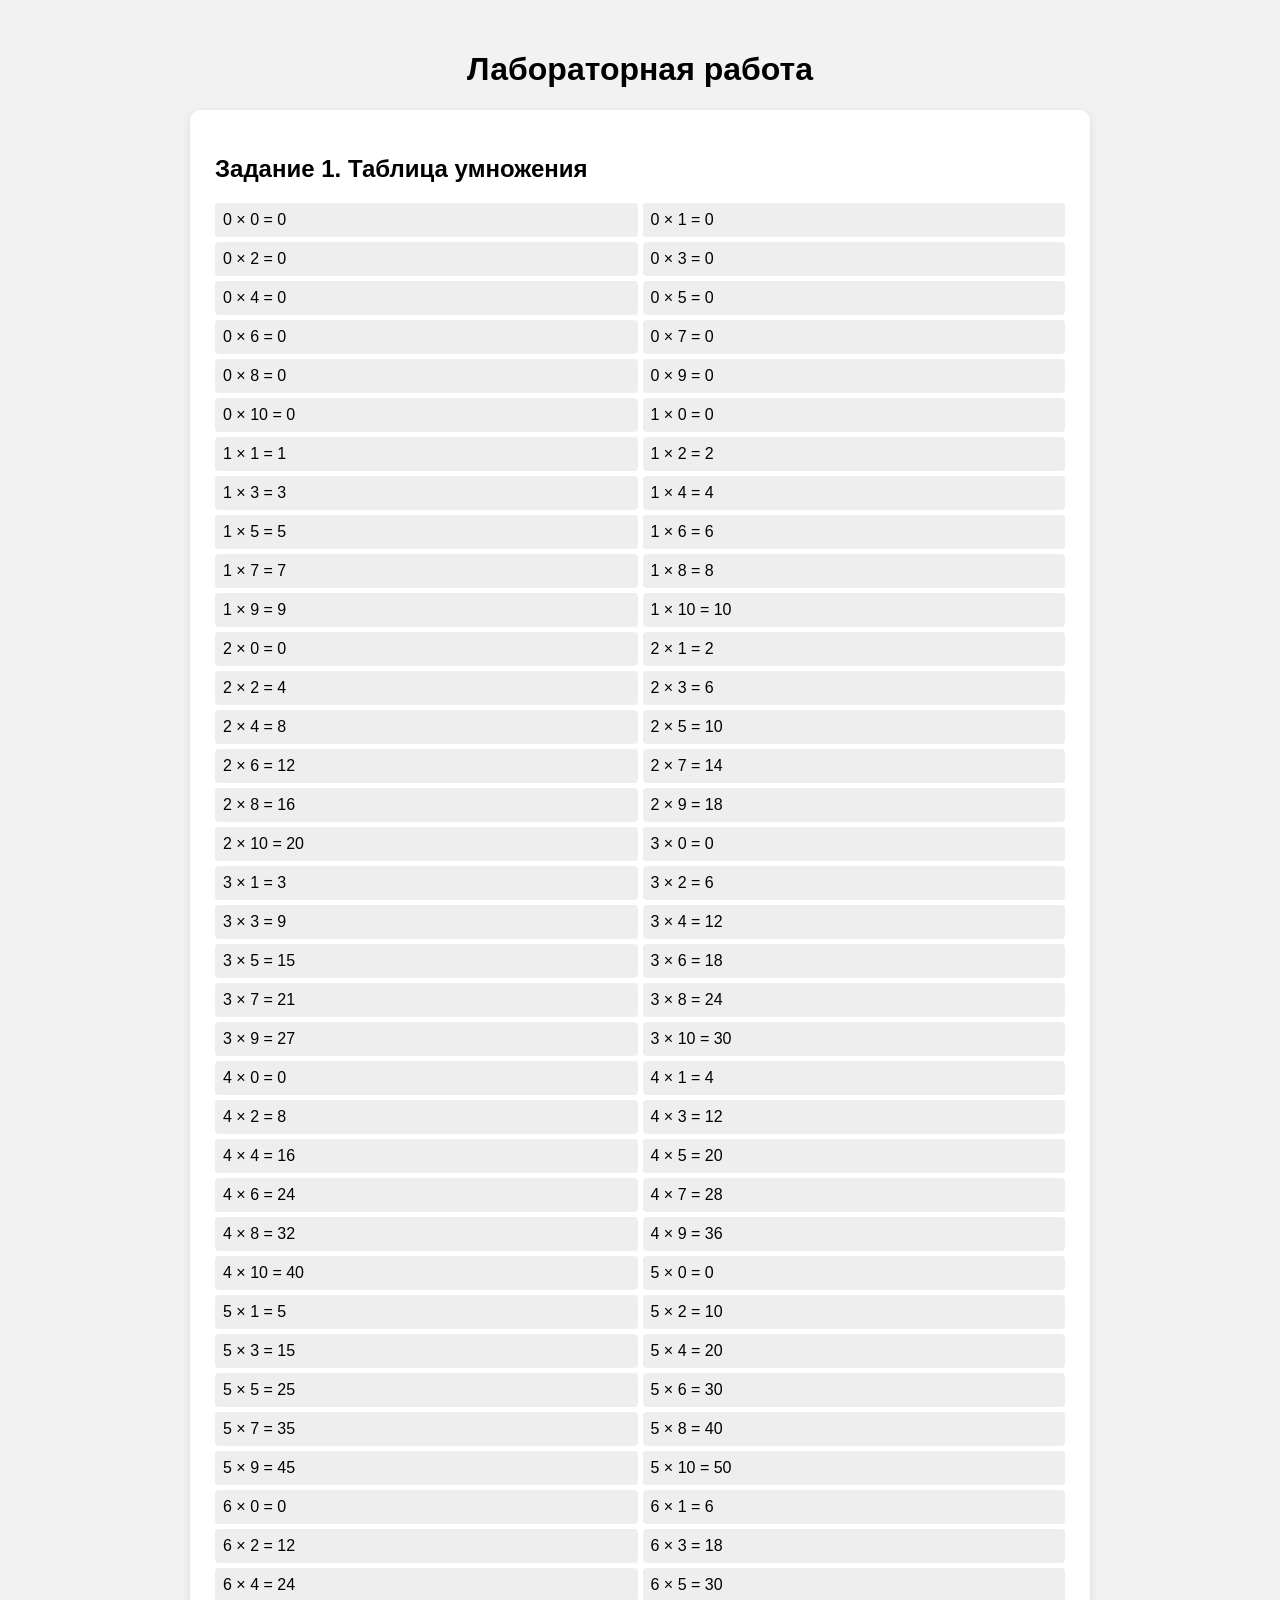
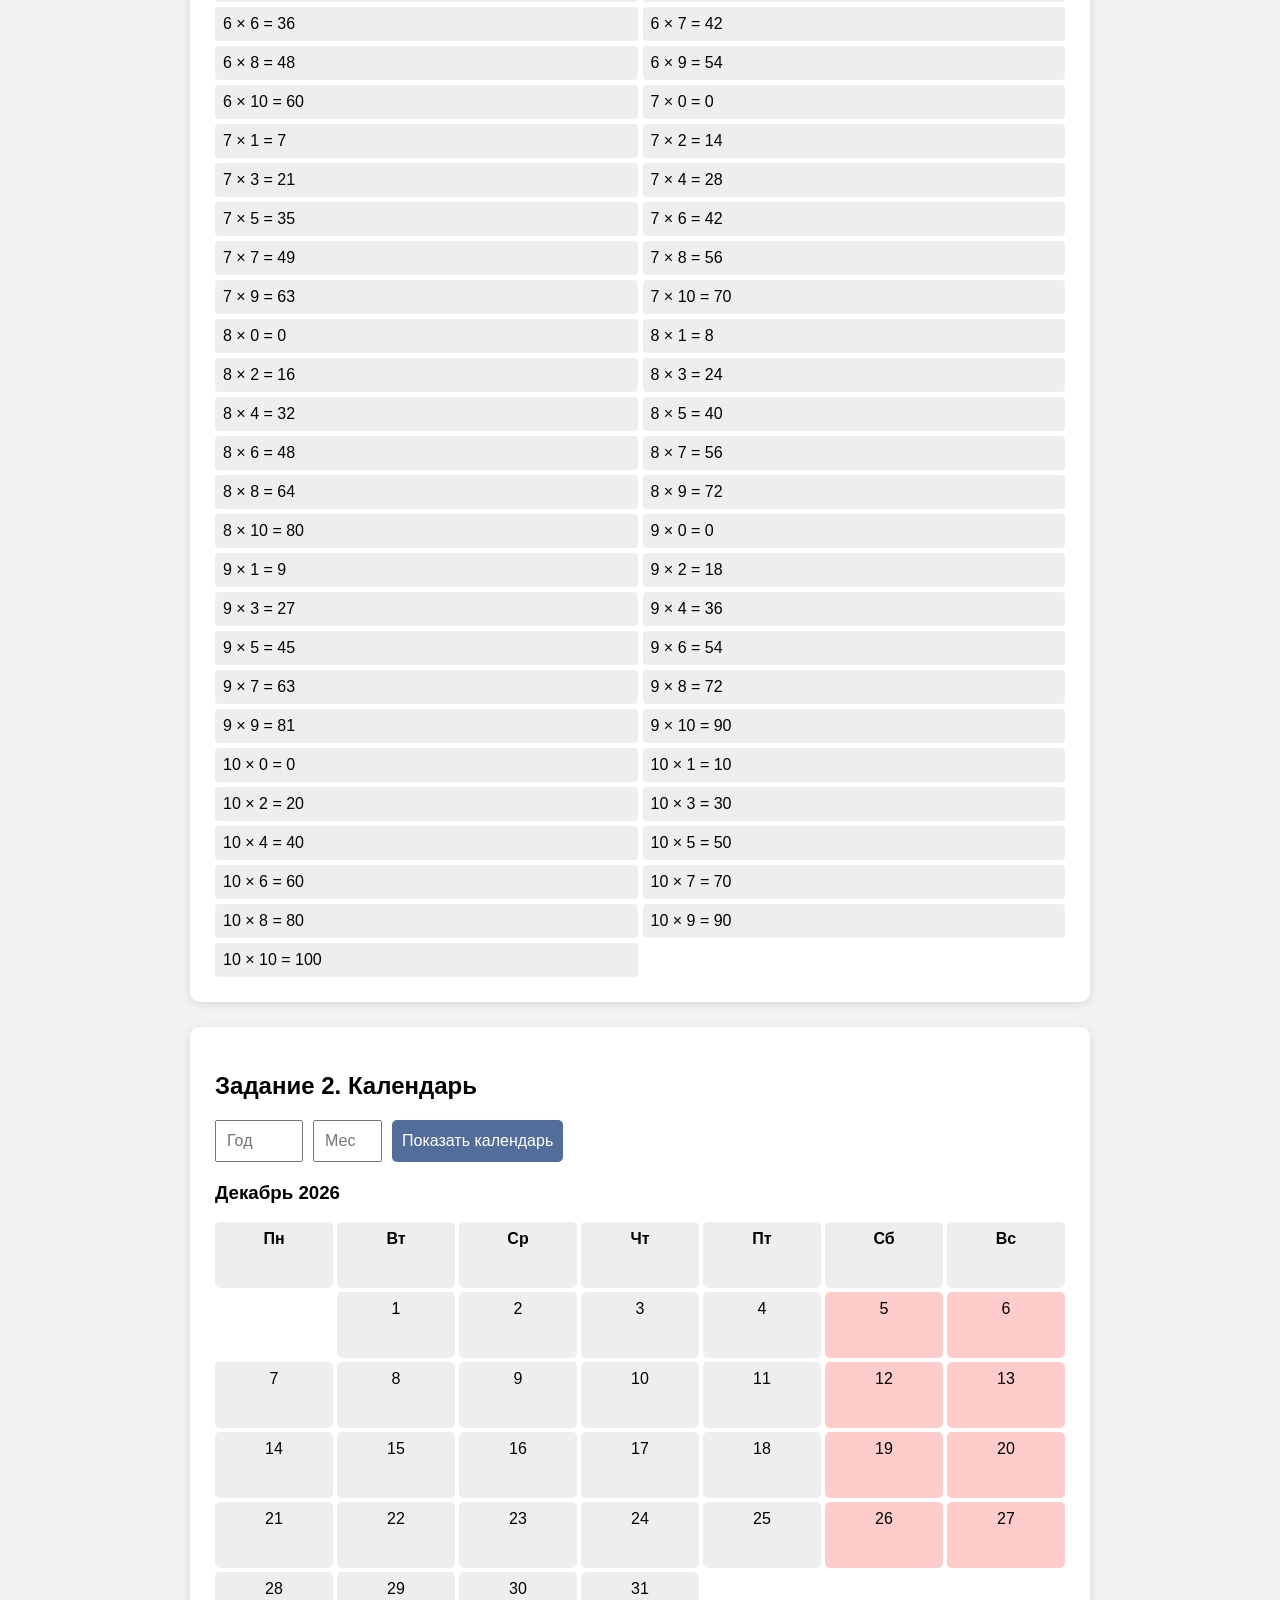
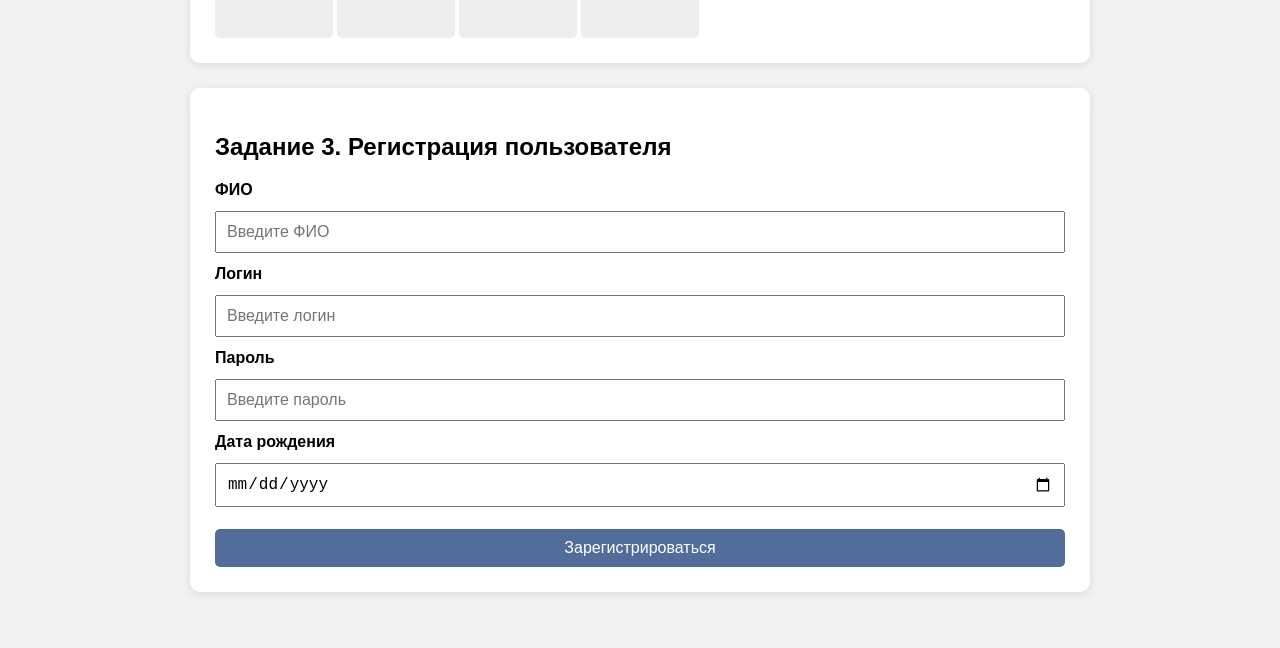
<file: lab8/index.html>
<!DOCTYPE html>
<html lang="ru">

<head>
    <meta charset="UTF-8">
    <meta name="viewport" content="width=device-width, initial-scale=1.0">

    <title>Лабораторная работа</title>

    <style>

        body {
            font-family: Arial, sans-serif;
            background: #f2f2f2;
            margin: 0;
            padding: 30px;
        }

        .container {
            max-width: 900px;
            margin: auto;
        }

        section {
            background: white;
            padding: 25px;
            margin-bottom: 25px;
            border-radius: 10px;
            box-shadow: 0 2px 10px rgba(0,0,0,0.1);
        }

        h1 {
            text-align: center;
        }

        h2 {
            margin-bottom: 20px;
        }

        /* Таблица умножения */

        .multiplication {
            display: grid;
            grid-template-columns: repeat(2, 1fr);
            gap: 5px;
        }

        .multiplication div {
            padding: 8px;
            background: #eeeeee;
            border-radius: 4px;
        }

        /* Календарь */

        .calendar-controls {
            display: flex;
            gap: 10px;
            margin-bottom: 20px;
        }

        input,
        button {
            padding: 10px;
            font-size: 16px;
        }

        button {
            background: #536d9b;
            color: white;
            border: none;
            border-radius: 5px;
            cursor: pointer;
        }

        button:hover {
            background: #40577e;
        }

        .calendar {
            display: grid;
            grid-template-columns: repeat(7, 1fr);
            gap: 4px;
        }

        .day {
            min-height: 50px;
            padding: 8px;
            background: #eeeeee;
            text-align: center;
            border-radius: 5px;
        }

        .weekend {
            background: #ffcccc;
        }

        .holiday {
            background: #ff9999;
            font-weight: bold;
        }

        .empty {
            background: transparent;
        }

        /* Форма */

        form {
            display: flex;
            flex-direction: column;
            gap: 12px;
        }

        label {
            font-weight: bold;
        }

        form input {
            width: 100%;
            box-sizing: border-box;
        }

        .register-button {
            margin-top: 10px;
        }

    </style>
</head>


<body>

<div class="container">

    <h1>Лабораторная работа</h1>


    <!-- ЗАДАНИЕ 1 -->

    <section>

        <h2>Задание 1. Таблица умножения</h2>

        <div class="multiplication" id="multiplication"></div>

    </section>


    <!-- ЗАДАНИЕ 2 -->

    <section>

        <h2>Задание 2. Календарь</h2>

        <div class="calendar-controls">

            <input
                type="number"
                id="year"
                placeholder="Год"
                min="1900"
                max="2100"
            >

            <input
                type="number"
                id="month"
                placeholder="Месяц"
                min="1"
                max="12"
            >

            <button onclick="showCalendar()">
                Показать календарь
            </button>

        </div>

        <div id="calendar"></div>

    </section>


    <!-- ЗАДАНИЕ 3 -->

    <section>

        <h2>Задание 3. Регистрация пользователя</h2>

        <form
            action="register.php"
            method="POST"
        >

            <label for="fullname">
                ФИО
            </label>

            <input
                type="text"
                id="fullname"
                name="fullname"
                placeholder="Введите ФИО"
                required
            >


            <label for="login">
                Логин
            </label>

            <input
                type="text"
                id="login"
                name="login"
                placeholder="Введите логин"
                required
            >


            <label for="password">
                Пароль
            </label>

            <input
                type="password"
                id="password"
                name="password"
                placeholder="Введите пароль"
                required
            >


            <label for="birthdate">
                Дата рождения
            </label>

            <input
                type="date"
                id="birthdate"
                name="birthdate"
                required
            >


            <button
                class="register-button"
                type="submit"
            >
                Зарегистрироваться
            </button>

        </form>

    </section>

</div>


<script>

    // =========================================
    // ЗАДАНИЕ 1
    // =========================================

    let multiplication =
        document.getElementById("multiplication");


    for (let i = 0; i <= 10; i++) {

        for (let j = 0; j <= 10; j++) {

            let item =
                document.createElement("div");

            item.textContent =
                i + " × " + j + " = " + (i * j);

            multiplication.appendChild(item);
        }
    }


    // =========================================
    // ЗАДАНИЕ 2
    // =========================================

    function showCalendar(
        selectedMonth,
        selectedYear
    ) {

        let now = new Date();


        // Если параметры не переданы,
        // используем текущий месяц

        let year =
            selectedYear ||
            Number(document.getElementById("year").value) ||
            now.getFullYear();


        let month =
            selectedMonth ||
            Number(document.getElementById("month").value) ||
            now.getMonth() + 1;


        let calendar =
            document.getElementById("calendar");


        calendar.innerHTML = "";


        let title =
            document.createElement("h3");


        title.textContent =
            getMonthName(month) +
            " " +
            year;


        calendar.appendChild(title);


        let calendarGrid =
            document.createElement("div");


        calendarGrid.className =
            "calendar";


        // Названия дней недели

        let weekDays = [
            "Пн",
            "Вт",
            "Ср",
            "Чт",
            "Пт",
            "Сб",
            "Вс"
        ];


        for (let day of weekDays) {

            let element =
                document.createElement("div");

            element.className =
                "day";

            element.style.fontWeight =
                "bold";

            element.textContent =
                day;

            calendarGrid.appendChild(element);
        }


        // Первый день месяца

        let firstDay =
            new Date(year, month - 1, 1)
                .getDay();


        // В JavaScript воскресенье = 0,
        // поэтому переводим к формату Пн = 0

        firstDay =
            firstDay === 0
                ? 6
                : firstDay - 1;


        // Количество дней в месяце

        let daysInMonth =
            new Date(
                year,
                month,
                0
            ).getDate();


        // Пустые ячейки

        for (
            let i = 0;
            i < firstDay;
            i++
        ) {

            let empty =
                document.createElement("div");

            empty.className =
                "day empty";

            calendarGrid.appendChild(empty);
        }


        // Дни месяца

        for (
            let day = 1;
            day <= daysInMonth;
            day++
        ) {

            let element =
                document.createElement("div");


            element.className =
                "day";


            element.textContent =
                day;


            let date =
                new Date(
                    year,
                    month - 1,
                    day
                );


            let weekDay =
                date.getDay();


            // Суббота и воскресенье

            if (
                weekDay === 0 ||
                weekDay === 6
            ) {

                element.classList.add(
                    "weekend"
                );
            }


            // Праздники

            if (
                isHoliday(
                    day,
                    month
                )
            ) {

                element.classList.add(
                    "holiday"
                );
            }


            calendarGrid.appendChild(
                element
            );
        }


        calendar.appendChild(
            calendarGrid
        );
    }


    // Названия месяцев

    function getMonthName(month) {

        let months = [

            "Январь",
            "Февраль",
            "Март",
            "Апрель",
            "Май",
            "Июнь",
            "Июль",
            "Август",
            "Сентябрь",
            "Октябрь",
            "Ноябрь",
            "Декабрь"

        ];

        return months[month - 1];
    }


    // Основные праздничные дни

    function isHoliday(day, month) {

        let holidays = [

            "1-1",
            "2-1",
            "3-1",
            "4-1",
            "5-1",
            "6-1",
            "7-1",
            "8-1",
            "23-2",
            "8-3",
            "1-5",
            "9-5",
            "12-6",
            "4-11"

        ];


        return holidays.includes(
            day + "-" + month
        );
    }


    // При открытии страницы
    // показываем текущий месяц

    showCalendar();

</script>

</body>
</html>
</file>
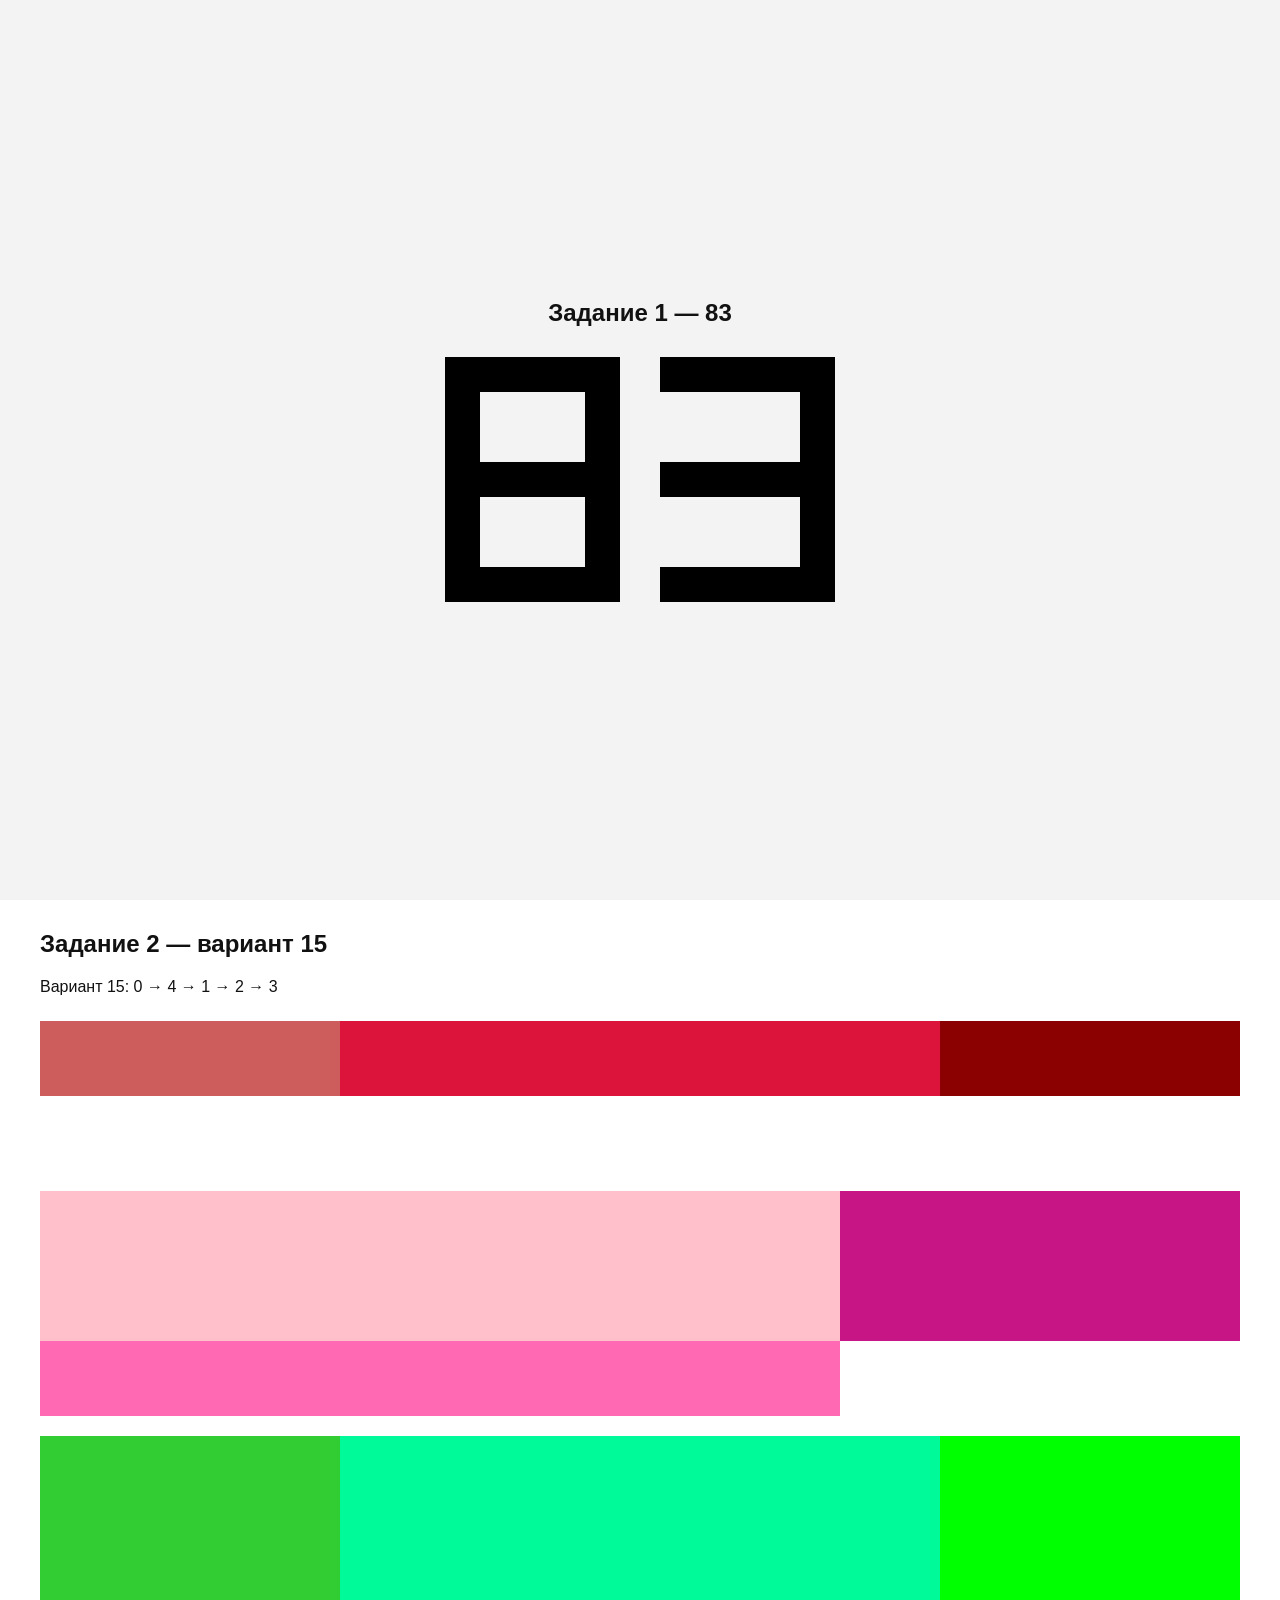
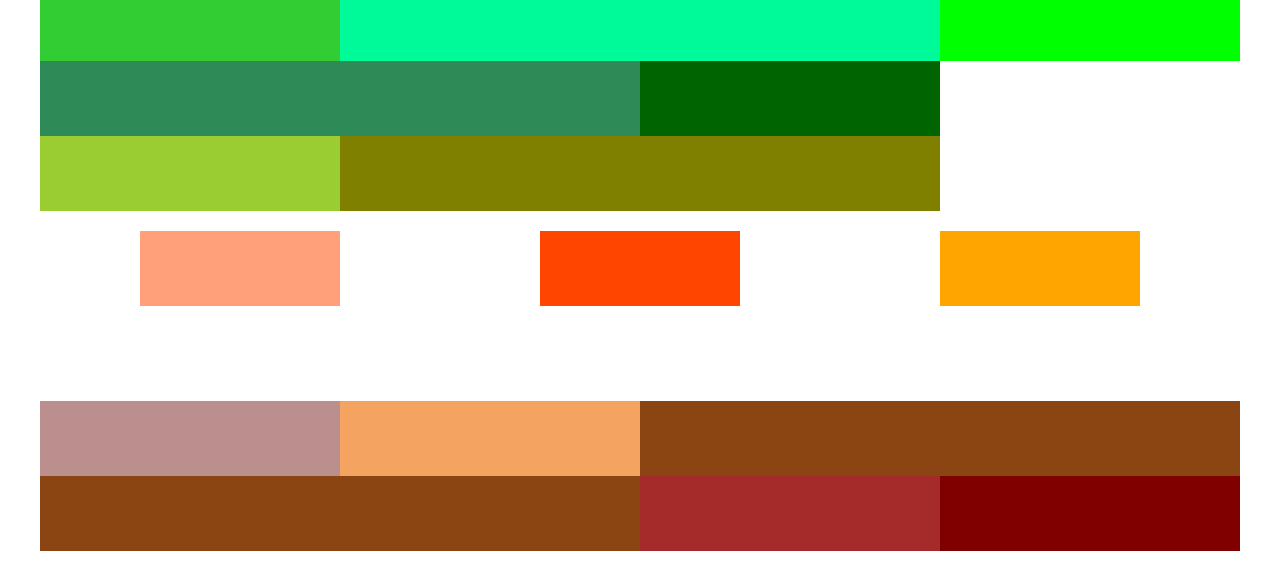
<file: работа 2/index.html>
<!DOCTYPE html>
<html lang="ru">
<head>
    <meta charset="UTF-8">
    <meta name="viewport" content="width=device-width, initial-scale=1.0">
    <title>Работа 2 — вариант 15</title>
    <link rel="stylesheet" href="style.css">
</head>

<body>

    <!-- ==================== ЗАДАНИЕ 1 ==================== -->

    <section class="task1">

        <h1>Задание 1 — 83</h1>

        <div class="numbers">

            <!-- Цифра 8 -->
            <div class="digit">

                <div class="digit-row">
                    <div class="b"></div>
                    <div class="b"></div>
                    <div class="b"></div>
                    <div class="b"></div>
                    <div class="b"></div>
                </div>

                <div class="digit-row">
                    <div class="b"></div>
                    <div></div>
                    <div></div>
                    <div></div>
                    <div class="b"></div>
                </div>

                <div class="digit-row">
                    <div class="b"></div>
                    <div></div>
                    <div></div>
                    <div></div>
                    <div class="b"></div>
                </div>

                <div class="digit-row">
                    <div class="b"></div>
                    <div class="b"></div>
                    <div class="b"></div>
                    <div class="b"></div>
                    <div class="b"></div>
                </div>

                <div class="digit-row">
                    <div class="b"></div>
                    <div></div>
                    <div></div>
                    <div></div>
                    <div class="b"></div>
                </div>

                <div class="digit-row">
                    <div class="b"></div>
                    <div></div>
                    <div></div>
                    <div></div>
                    <div class="b"></div>
                </div>

                <div class="digit-row">
                    <div class="b"></div>
                    <div class="b"></div>
                    <div class="b"></div>
                    <div class="b"></div>
                    <div class="b"></div>
                </div>

            </div>


            <!-- Цифра 3 -->
            <div class="digit">

                <div class="digit-row">
                    <div class="b"></div>
                    <div class="b"></div>
                    <div class="b"></div>
                    <div class="b"></div>
                    <div class="b"></div>
                </div>

                <div class="digit-row">
                    <div></div>
                    <div></div>
                    <div></div>
                    <div></div>
                    <div class="b"></div>
                </div>

                <div class="digit-row">
                    <div></div>
                    <div></div>
                    <div></div>
                    <div></div>
                    <div class="b"></div>
                </div>

                <div class="digit-row">
                    <div class="b"></div>
                    <div class="b"></div>
                    <div class="b"></div>
                    <div class="b"></div>
                    <div class="b"></div>
                </div>

                <div class="digit-row">
                    <div></div>
                    <div></div>
                    <div></div>
                    <div></div>
                    <div class="b"></div>
                </div>

                <div class="digit-row">
                    <div></div>
                    <div></div>
                    <div></div>
                    <div></div>
                    <div class="b"></div>
                </div>

                <div class="digit-row">
                    <div class="b"></div>
                    <div class="b"></div>
                    <div class="b"></div>
                    <div class="b"></div>
                    <div class="b"></div>
                </div>

            </div>

        </div>

    </section>


    <!-- ==================== ЗАДАНИЕ 2 ==================== -->

    <section class="task2">

        <h1>Задание 2 — вариант 15</h1>

        <p class="info">
            Вариант 15: 0 → 4 → 1 → 2 → 3
        </p>

        <div class="layout">

            <!-- Объект 1 — вариант 0 -->

            <div class="object object-1">

                <div class="line">
                    <div class="block red-light w3"></div>
                    <div class="block red w6"></div>
                    <div class="block dark-red w3"></div>
                </div>

            </div>


            <!-- Объект 2 — вариант 4 -->

            <div class="object object-2">

                <div class="line">
                    <div class="block pink-light w8"></div>
                    <div class="block pink-dark w4 h2"></div>
                </div>

                <div class="line">
                    <div class="block pink w8"></div>
                    <div class="empty w4"></div>
                </div>

            </div>


            <!-- Объект 3 — вариант 1 -->

            <div class="object object-3">

                <div class="line">
                    <div class="block green-1 w3"></div>
                    <div class="block green-2 w6"></div>
                    <div class="block green-3 w3 h3"></div>
                </div>

                <div class="line">
                    <div class="block green-4 w6"></div>
                    <div class="block green-5 w3"></div>
                    <div class="empty w3"></div>
                </div>

                <div class="line">
                    <div class="block green-6 w3"></div>
                    <div class="block green-7 w6"></div>
                    <div class="empty w3"></div>
                </div>

            </div>


            <!-- Объект 4 — вариант 2 -->

            <div class="object object-4">

                <div class="line">

                    <div class="empty w1"></div>

                    <div class="block orange-light w2"></div>

                    <div class="empty w2"></div>

                    <div class="block orange-red w2"></div>

                    <div class="empty w2"></div>

                    <div class="block orange w2"></div>

                    <div class="empty w1"></div>

                </div>

            </div>


            <!-- Объект 5 — вариант 3 -->

            <div class="object object-5">

                <div class="line">
                    <div class="block brown-light w3"></div>
                    <div class="block sand w3"></div>
                    <div class="block brown w6"></div>
                </div>

                <div class="line">
                    <div class="block brown w6"></div>
                    <div class="block brown-red w3"></div>
                    <div class="block maroon w3"></div>
                </div>

            </div>

        </div>

    </section>

</body>
</html>
</file>
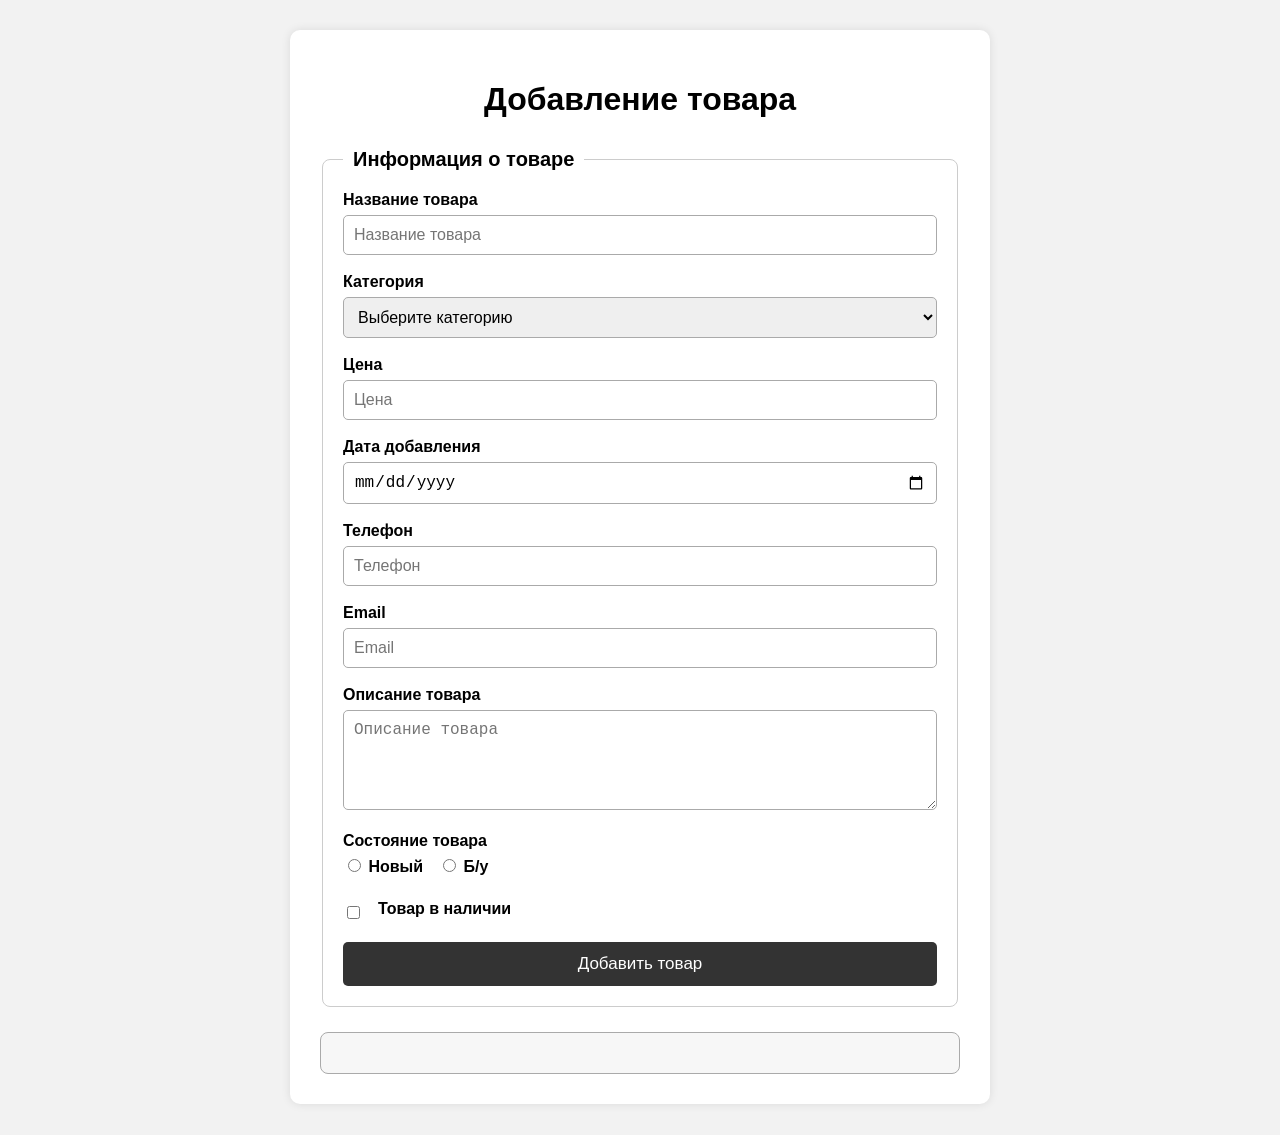
<file: работа 3 + 6 работа/index.html>
<!DOCTYPE html>
<html lang="ru">
<head>
    <meta charset="UTF-8">
    <meta name="viewport" content="width=device-width, initial-scale=1.0">
    <title>Лабораторная работа 6</title>

    <style>
        * {
            box-sizing: border-box;
        }

        body {
            font-family: Arial, sans-serif;
            background-color: #f2f2f2;
            margin: 0;
            padding: 30px;
        }

        .container {
            max-width: 700px;
            margin: 0 auto;
            background-color: white;
            padding: 30px;
            border-radius: 10px;
            box-shadow: 0 0 10px rgba(0, 0, 0, 0.1);
        }

        h1 {
            text-align: center;
            margin-bottom: 30px;
        }

        fieldset {
            border: 1px solid #ccc;
            border-radius: 8px;
            padding: 20px;
        }

        legend {
            font-size: 20px;
            font-weight: bold;
            padding: 0 10px;
        }

        .field {
            margin-bottom: 18px;
        }

        label {
            display: block;
            margin-bottom: 6px;
            font-weight: bold;
        }

        input,
        select,
        textarea {
            width: 100%;
            padding: 10px;
            border: 1px solid #aaa;
            border-radius: 5px;
            font-size: 16px;
        }

        textarea {
            min-height: 100px;
            resize: vertical;
        }

        .radio-group,
        .checkbox-group {
            display: flex;
            gap: 15px;
            align-items: center;
        }

        .radio-group input,
        .checkbox-group input {
            width: auto;
        }

        button {
            width: 100%;
            padding: 12px;
            border: none;
            border-radius: 5px;
            background-color: #333;
            color: white;
            font-size: 17px;
            cursor: pointer;
        }

        button:hover {
            background-color: #555;
        }

        #result {
            margin-top: 25px;
            padding: 20px;
            border: 1px solid #aaa;
            border-radius: 8px;
            background-color: #f7f7f7;
        }

        .error {
            color: red;
            margin-top: 5px;
        }

        @media (max-width: 600px) {
            body {
                padding: 10px;
            }

            .container {
                padding: 15px;
            }

            label {
                display: none;
            }

            input,
            select,
            textarea {
                margin-bottom: 10px;
            }
        }
    </style>
</head>

<body>

<div class="container">

    <h1>Добавление товара</h1>

    <form id="productForm">

        <fieldset>

            <legend>Информация о товаре</legend>

            <div class="field">
                <label for="name">Название товара</label>
                <input
                    type="text"
                    id="name"
                    placeholder="Название товара"
                >
            </div>

            <div class="field">
                <label for="category">Категория</label>

                <select id="category">
                    <option value="">Выберите категорию</option>
                    <option value="Электроника">Электроника</option>
                    <option value="Одежда">Одежда</option>
                    <option value="Обувь">Обувь</option>
                    <option value="Мебель">Мебель</option>
                    <option value="Другое">Другое</option>
                </select>
            </div>

            <div class="field">
                <label for="price">Цена</label>
                <input
                    type="number"
                    id="price"
                    placeholder="Цена"
                    min="1"
                    step="0.01"
                >
            </div>

            <div class="field">
                <label for="date">Дата добавления</label>
                <input
                    type="date"
                    id="date"
                >
            </div>

            <div class="field">
                <label for="phone">Телефон</label>
                <input
                    type="tel"
                    id="phone"
                    placeholder="Телефон"
                >
            </div>

            <div class="field">
                <label for="email">Email</label>
                <input
                    type="email"
                    id="email"
                    placeholder="Email"
                >
            </div>

            <div class="field">
                <label for="description">Описание товара</label>
                <textarea
                    id="description"
                    placeholder="Описание товара"
                ></textarea>
            </div>

            <div class="field">

                <label>Состояние товара</label>

                <div class="radio-group">

                    <label>
                        <input
                            type="radio"
                            name="condition"
                            value="Новый"
                        >
                        Новый
                    </label>

                    <label>
                        <input
                            type="radio"
                            name="condition"
                            value="Б/у"
                        >
                        Б/у
                    </label>

                </div>

            </div>

            <div class="field">

                <div class="checkbox-group">

                    <input
                        type="checkbox"
                        id="available"
                    >

                    <label for="available">
                        Товар в наличии
                    </label>

                </div>

            </div>

            <button type="submit">
                Добавить товар
            </button>

        </fieldset>

    </form>

    <div id="result"></div>

</div>


<script>

document
    .getElementById("productForm")
    .addEventListener("submit", function(event) {

        event.preventDefault();

        // Получаем значения полей

        let name =
            document.getElementById("name").value.trim();

        let category =
            document.getElementById("category").value;

        let price =
            document.getElementById("price").value;

        let date =
            document.getElementById("date").value;

        let phone =
            document.getElementById("phone").value.trim();

        let email =
            document.getElementById("email").value.trim();

        let description =
            document.getElementById("description").value.trim();


        // Проверка названия

        if (name === "") {

            alert("Введите название товара!");

            return;
        }


        // Проверка категории

        if (category === "") {

            alert("Выберите категорию товара!");

            return;
        }


        // Проверка цены

        if (price === "" || Number(price) <= 0) {

            alert("Введите корректную цену!");

            return;
        }


        // Проверка даты

        if (date === "") {

            alert("Укажите дату добавления!");

            return;
        }


        // Проверка телефона

        let phonePattern =
            /^[0-9+\-\s()]{6,20}$/;

        if (!phonePattern.test(phone)) {

            alert("Введите корректный номер телефона!");

            return;
        }


        // Проверка электронной почты

        let emailPattern =
            /^[^\s@]+@[^\s@]+\.[^\s@]+$/;

        if (!emailPattern.test(email)) {

            alert("Введите корректный Email!");

            return;
        }


        // Проверка описания

        if (description === "") {

            alert("Введите описание товара!");

            return;
        }


        // Получаем состояние товара

        let condition =
            document.querySelector(
                'input[name="condition"]:checked'
            );

        if (!condition) {

            alert("Выберите состояние товара!");

            return;
        }


        // Получаем наличие товара

        let available =
            document.getElementById("available").checked
                ? "Да"
                : "Нет";


        // Выводим данные

        document.getElementById("result").innerHTML = `

            <h2>Товар успешно добавлен!</h2>

            <p>
                <b>Название:</b>
                ${name}
            </p>

            <p>
                <b>Категория:</b>
                ${category}
            </p>

            <p>
                <b>Цена:</b>
                ${price}
            </p>

            <p>
                <b>Дата добавления:</b>
                ${date}
            </p>

            <p>
                <b>Телефон:</b>
                ${phone}
            </p>

            <p>
                <b>Email:</b>
                ${email}
            </p>

            <p>
                <b>Описание:</b>
                ${description}
            </p>

            <p>
                <b>Состояние:</b>
                ${condition.value}
            </p>

            <p>
                <b>В наличии:</b>
                ${available}
            </p>

        `;


        // Очищаем форму

        document
            .getElementById("productForm")
            .reset();

    });

</script>

</body>
</html>
</file>
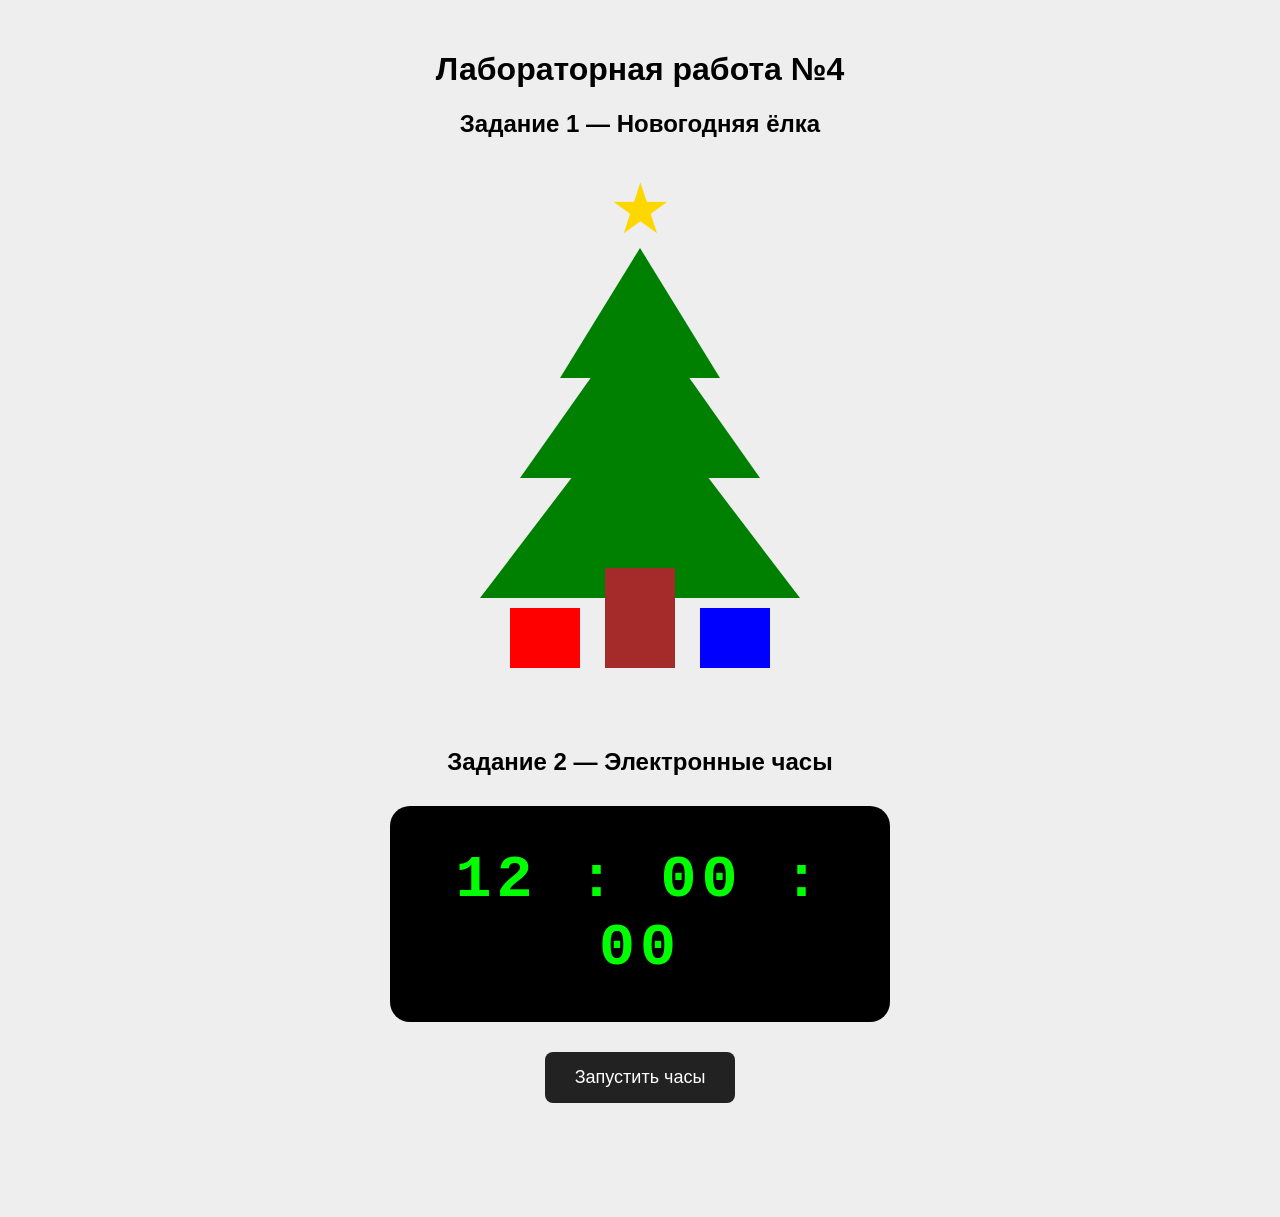
<file: работа 4/index.html>
<!DOCTYPE html>
<html lang="ru">

<head>
    <meta charset="UTF-8">
    <meta name="viewport" content="width=device-width, initial-scale=1.0">

    <title>Лабораторная работа 4</title>

    <link rel="stylesheet" href="style.css">
</head>

<body>

    <h1>Лабораторная работа №4</h1>

    <!-- ЗАДАНИЕ 1 -->
    <section>

        <h2>Задание 1 — Новогодняя ёлка</h2>

        <div class="tree">

            <div class="star">★</div>

            <div class="top"></div>
            <div class="middle"></div>
            <div class="bottom"></div>

            <div class="trunk"></div>

            <div class="gift gift1"></div>
            <div class="gift gift2"></div>

        </div>

    </section>


    <!-- ЗАДАНИЕ 2 -->
    <section>

        <h2>Задание 2 — Электронные часы</h2>

        <div class="clock">

            <div class="time">
                <span id="hours">12</span>
                <span>:</span>
                <span id="minutes">00</span>
                <span>:</span>
                <span id="seconds">00</span>
            </div>

        </div>

        <button id="button">
            Запустить часы
        </button>

    </section>


    <script>

        let running = false;

        const button = document.getElementById("button");

        function updateClock() {

            const now = new Date();

            let hours = String(now.getHours()).padStart(2, "0");
            let minutes = String(now.getMinutes()).padStart(2, "0");
            let seconds = String(now.getSeconds()).padStart(2, "0");

            document.getElementById("hours").textContent = hours;
            document.getElementById("minutes").textContent = minutes;
            document.getElementById("seconds").textContent = seconds;

        }

        let timer;

        button.addEventListener("click", function () {

            if (!running) {

                updateClock();

                timer = setInterval(updateClock, 1000);

                button.textContent = "Остановить часы";

                running = true;

            } else {

                clearInterval(timer);

                button.textContent = "Запустить часы";

                running = false;

            }

        });

    </script>

</body>

</html>
</file>
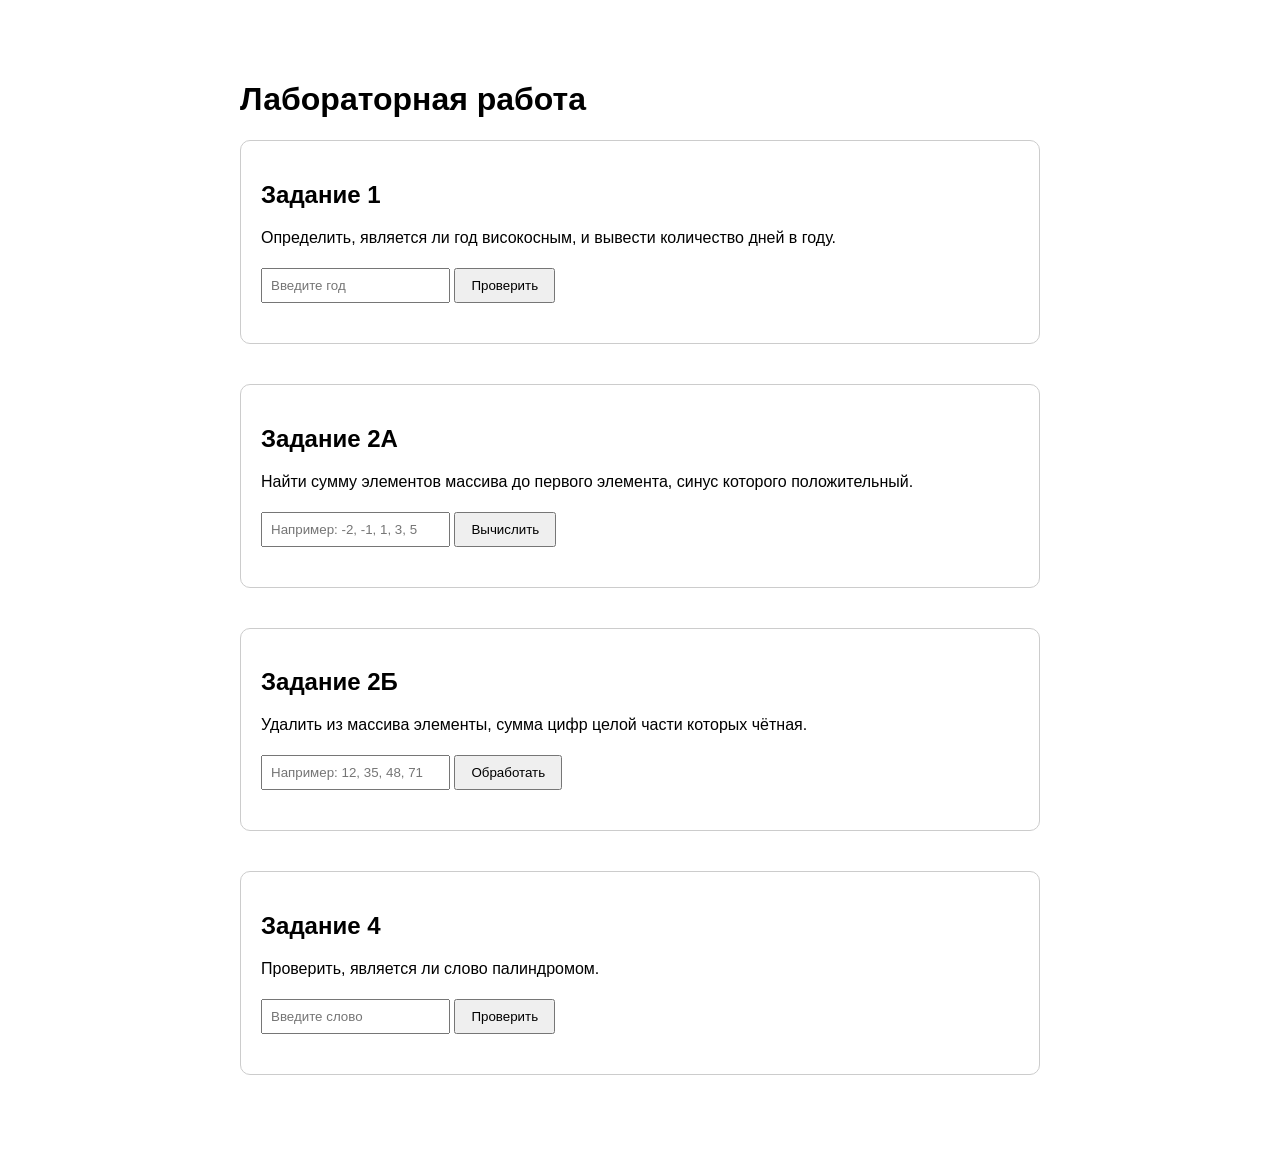
<file: работа 5/index.html>
<!DOCTYPE html>
<html lang="ru">

<head>
    <meta charset="UTF-8">
    <meta name="viewport" content="width=device-width, initial-scale=1.0">

    <title>Лабораторная работа</title>

    <style>
        body {
            font-family: Arial, sans-serif;
            max-width: 800px;
            margin: 40px auto;
            padding: 20px;
        }

        section {
            margin-bottom: 40px;
            padding: 20px;
            border: 1px solid #ccc;
            border-radius: 10px;
        }

        input {
            padding: 8px;
            margin: 5px 0;
        }

        button {
            padding: 8px 15px;
            cursor: pointer;
        }

        .result {
            margin-top: 15px;
            font-weight: bold;
        }
    </style>
</head>

<body>

    <h1>Лабораторная работа</h1>


    <!-- =====================================
         ЗАДАНИЕ 1
         Вариант 4 — високосный год
         ===================================== -->

    <section>

        <h2>Задание 1</h2>

        <p>
            Определить, является ли год високосным,
            и вывести количество дней в году.
        </p>

        <input
            type="number"
            id="year"
            placeholder="Введите год">

        <button onclick="checkYear()">
            Проверить
        </button>

        <div
            class="result"
            id="yearResult">
        </div>

    </section>


    <!-- =====================================
         ЗАДАНИЕ 2А
         Вариант 1 — сумма до первого sin(x) > 0
         ===================================== -->

    <section>

        <h2>Задание 2А</h2>

        <p>
            Найти сумму элементов массива
            до первого элемента, синус которого положительный.
        </p>

        <input
            type="text"
            id="arrayA"
            placeholder="Например: -2, -1, 1, 3, 5">

        <button onclick="calculateA()">
            Вычислить
        </button>

        <div
            class="result"
            id="resultA">
        </div>

    </section>


    <!-- =====================================
         ЗАДАНИЕ 2Б
         Вариант 4 — удалить элементы,
         сумма цифр которых чётная
         ===================================== -->

    <section>

        <h2>Задание 2Б</h2>

        <p>
            Удалить из массива элементы,
            сумма цифр целой части которых чётная.
        </p>

        <input
            type="text"
            id="arrayB"
            placeholder="Например: 12, 35, 48, 71">

        <button onclick="calculateB()">
            Обработать
        </button>

        <div
            class="result"
            id="resultB">
        </div>

    </section>


    <!-- =====================================
         ЗАДАНИЕ 4
         Вариант 5 — палиндром
         ===================================== -->

    <section>

        <h2>Задание 4</h2>

        <p>
            Проверить, является ли слово палиндромом.
        </p>

        <input
            type="text"
            id="word"
            placeholder="Введите слово">

        <button onclick="checkPalindrome()">
            Проверить
        </button>

        <div
            class="result"
            id="resultWord">
        </div>

    </section>


    <script>

        /* =====================================
           ЗАДАНИЕ 1
           ===================================== */

        function checkYear() {

            let year = Number(
                document.getElementById("year").value
            );

            let result;

            if (
                year % 400 === 0 ||
                (year % 4 === 0 && year % 100 !== 0)
            ) {

                result =
                    year +
                    " год — високосный. Дней: 366.";

            } else {

                result =
                    year +
                    " год — не високосный. Дней: 365.";

            }

            document.getElementById(
                "yearResult"
            ).textContent = result;

        }


        /* =====================================
           ЗАДАНИЕ 2А
           ===================================== */

        function calculateA() {

            let text =
                document.getElementById("arrayA").value;

            let array =
                text.split(",").map(Number);

            let sum = 0;

            let found = false;

            for (let i = 0; i < array.length; i++) {

                if (Math.sin(array[i]) > 0) {

                    found = true;

                    break;

                }

                sum += array[i];

            }

            if (found) {

                document.getElementById(
                    "resultA"
                ).textContent =
                    "Сумма: " + sum;

            } else {

                document.getElementById(
                    "resultA"
                ).textContent =
                    "Подходящий элемент не найден. Сумма: " + sum;

            }

        }


        /* =====================================
           ЗАДАНИЕ 2Б
           ===================================== */

        function calculateB() {

            let text =
                document.getElementById("arrayB").value;

            let array =
                text.split(",").map(Number);

            let result = [];

            for (let i = 0; i < array.length; i++) {

                let number =
                    Math.abs(Math.trunc(array[i]));

                let digitsSum = 0;

                while (number > 0) {

                    digitsSum += number % 10;

                    number =
                        Math.floor(number / 10);

                }

                if (digitsSum % 2 !== 0) {

                    result.push(array[i]);

                }

            }

            document.getElementById(
                "resultB"
            ).textContent =
                "Результат: " + result.join(", ");

        }


        /* =====================================
           ЗАДАНИЕ 4
           ===================================== */

        function checkPalindrome() {

            let word =
                document.getElementById("word")
                    .value
                    .toLowerCase();

            let reversed =
                word
                    .split("")
                    .reverse()
                    .join("");

            if (word === reversed) {

                document.getElementById(
                    "resultWord"
                ).textContent =
                    "Это палиндром.";

            } else {

                document.getElementById(
                    "resultWord"
                ).textContent =
                    "Это не палиндром.";

            }

        }

    </script>

</body>

</html>
</file>
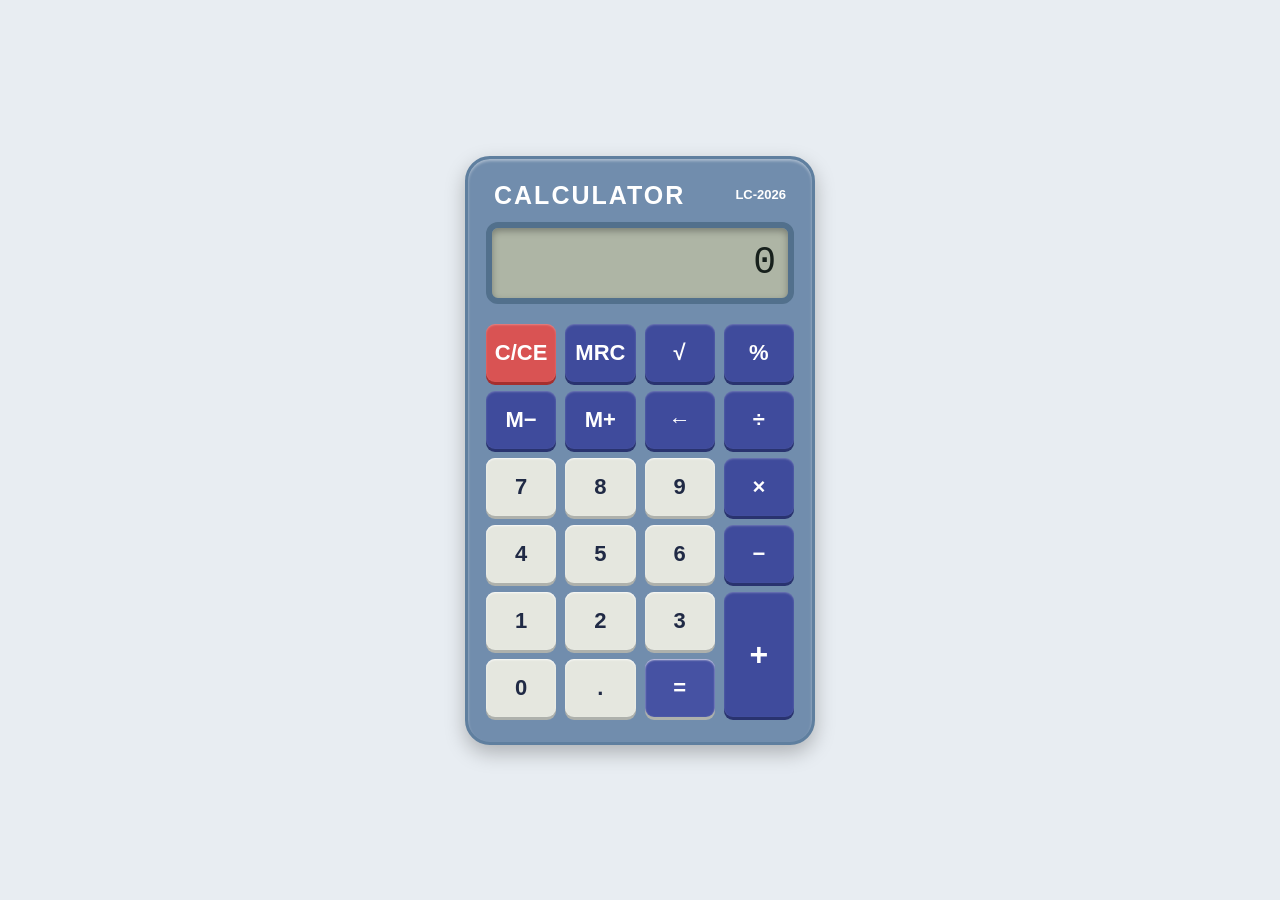
<file: работа 7/index.html>
<!DOCTYPE html>
<html lang="ru">
<head>
    <meta charset="UTF-8">
    <meta name="viewport" content="width=device-width, initial-scale=1.0">

    <title>Калькулятор</title>

    <style>
        * {
            box-sizing: border-box;
        }

        body {
            margin: 0;
            min-height: 100vh;

            display: flex;
            justify-content: center;
            align-items: center;

            background: #e8edf2;

            font-family: Arial, sans-serif;
        }

        /* Корпус калькулятора */

        .calculator {
            width: 350px;
            padding: 22px 18px 25px;

            background: #718dad;

            border-radius: 25px;

            box-shadow:
                0 8px 20px rgba(0, 0, 0, 0.25),
                inset 0 2px 3px rgba(255, 255, 255, 0.4);

            border: 3px solid #5f7f9f;
        }

        /* Надпись */

        .brand {
            color: white;

            font-size: 25px;
            font-weight: bold;

            letter-spacing: 2px;

            margin: 0 0 12px 8px;
        }

        .model {
            float: right;

            margin-top: -35px;
            margin-right: 8px;

            color: white;

            font-size: 13px;
            font-weight: bold;
        }

        /* Экран */

        .display {
            width: 100%;
            height: 82px;

            margin-bottom: 20px;

            padding: 8px 12px;

            background: #aeb5a5;

            border: 6px solid #52708c;
            border-radius: 12px;

            color: #17201c;

            text-align: right;

            font-family: "Courier New", monospace;
            font-size: 38px;

            outline: none;

            box-shadow:
                inset 0 3px 7px rgba(0, 0, 0, 0.3);
        }

        /* Кнопки */

        .buttons {
            display: grid;

            grid-template-columns: repeat(4, 1fr);

            gap: 9px;
        }

        button {
            height: 58px;

            border: none;
            border-radius: 9px;

            font-size: 22px;
            font-weight: bold;

            cursor: pointer;

            color: #202a45;

            background: #e5e7df;

            box-shadow:
                0 3px 0 #aeb1ac,
                inset 0 1px 2px rgba(255,255,255,0.8);

            transition: 0.1s;
        }

        button:hover {
            filter: brightness(1.08);
        }

        button:active {
            transform: translateY(2px);

            box-shadow:
                0 1px 0 #aeb1ac;
        }

        /* Синие кнопки */

        .blue {
            background: #3f4b9c;
            color: white;

            box-shadow:
                0 3px 0 #29336f,
                inset 0 1px 2px rgba(255,255,255,0.25);
        }

        /* Кнопка очистки */

        .clear {
            background: #d95353;
            color: white;

            box-shadow:
                0 3px 0 #a52f2f,
                inset 0 1px 2px rgba(255,255,255,0.3);
        }

        /* Большая кнопка + */

        .plus {
            grid-row: span 2;

            height: 125px;

            font-size: 32px;
        }

        /* Кнопка 0 */

        .zero {
            grid-column: span 1;
        }

        /* Кнопка = */

        .equals {
            background: #4652a3;
            color: white;
        }

        @media (max-width: 500px) {

            .calculator {
                width: 330px;
            }

            .display {
                font-size: 32px;
            }

            button {
                height: 55px;
            }

            .plus {
                height: 119px;
            }
        }
    </style>
</head>

<body>

<div class="calculator">

    <div class="brand">
        CALCULATOR
    </div>

    <div class="model">
        LC-2026
    </div>

    <input
        type="text"
        class="display"
        id="display"
        value="0"
        readonly
    >

    <div class="buttons">

        <!-- Первый ряд -->

        <button
            class="clear"
            onclick="clearAll()">
            C/CE
        </button>

        <button
            class="blue"
            onclick="memoryRecall()">
            MRC
        </button>

        <button
            class="blue"
            onclick="squareRoot()">
            √
        </button>

        <button
            class="blue"
            onclick="percent()">
            %
        </button>


        <!-- Второй ряд -->

        <button
            class="blue"
            onclick="memoryMinus()">
            M−
        </button>

        <button
            class="blue"
            onclick="memoryPlus()">
            M+
        </button>

        <button
            class="blue"
            onclick="backspace()">
            ←
        </button>

        <button
            class="blue"
            onclick="chooseOperation('/')">
            ÷
        </button>


        <!-- Третий ряд -->

        <button onclick="inputNumber('7')">
            7
        </button>

        <button onclick="inputNumber('8')">
            8
        </button>

        <button onclick="inputNumber('9')">
            9
        </button>

        <button
            class="blue"
            onclick="chooseOperation('*')">
            ×
        </button>


        <!-- Четвёртый ряд -->

        <button onclick="inputNumber('4')">
            4
        </button>

        <button onclick="inputNumber('5')">
            5
        </button>

        <button onclick="inputNumber('6')">
            6
        </button>

        <button
            class="blue"
            onclick="chooseOperation('-')">
            −
        </button>


        <!-- Пятый ряд -->

        <button onclick="inputNumber('1')">
            1
        </button>

        <button onclick="inputNumber('2')">
            2
        </button>

        <button onclick="inputNumber('3')">
            3
        </button>

        <button
            class="blue plus"
            onclick="chooseOperation('+')">
            +
        </button>


        <!-- Шестой ряд -->

        <button onclick="inputNumber('0')">
            0
        </button>

        <button onclick="inputDecimal()">
            .
        </button>

        <button
            class="equals"
            onclick="calculate()">
            =
        </button>

    </div>

</div>


<script>

    let display =
        document.getElementById("display");

    let firstNumber = null;

    let operation = null;

    let waitingForSecondNumber = false;

    let memory = 0;


    // Ввод цифр

    function inputNumber(number) {

        if (
            display.value === "0" ||
            waitingForSecondNumber ||
            display.value === "Ошибка"
        ) {

            display.value = number;

            waitingForSecondNumber = false;

        } else {

            display.value += number;

        }
    }


    // Десятичная точка

    function inputDecimal() {

        if (waitingForSecondNumber) {

            display.value = "0.";

            waitingForSecondNumber = false;

            return;
        }

        if (!display.value.includes(".")) {

            display.value += ".";

        }
    }


    // Выбор операции

    function chooseOperation(op) {

        firstNumber =
            Number(display.value);

        operation = op;

        waitingForSecondNumber = true;
    }


    // Вычисление

    function calculate() {

        if (
            firstNumber === null ||
            operation === null
        ) {

            return;
        }

        let secondNumber =
            Number(display.value);

        let result;


        switch (operation) {

            case "+":

                result =
                    firstNumber + secondNumber;

                break;


            case "-":

                result =
                    firstNumber - secondNumber;

                break;


            case "*":

                result =
                    firstNumber * secondNumber;

                break;


            case "/":

                if (secondNumber === 0) {

                    display.value = "Ошибка";

                    firstNumber = null;

                    operation = null;

                    return;
                }

                result =
                    firstNumber / secondNumber;

                break;
        }


        display.value = result;

        firstNumber = null;

        operation = null;

        waitingForSecondNumber = true;
    }


    // C/CE

    function clearAll() {

        display.value = "0";

        firstNumber = null;

        operation = null;

        waitingForSecondNumber = false;
    }


    // Удаление последнего символа

    function backspace() {

        if (
            display.value.length > 1 &&
            display.value !== "Ошибка"
        ) {

            display.value =
                display.value.slice(0, -1);

        } else {

            display.value = "0";
        }
    }


    // Квадратный корень

    function squareRoot() {

        let number =
            Number(display.value);

        if (number < 0) {

            display.value = "Ошибка";

            return;
        }

        display.value =
            Math.sqrt(number);
    }


    // Процент

    function percent() {

        let number =
            Number(display.value);

        display.value =
            number / 100;
    }


    // Память M+

    function memoryPlus() {

        memory +=
            Number(display.value);
    }


    // Память M-

    function memoryMinus() {

        memory -=
            Number(display.value);
    }


    // Память MRC

    function memoryRecall() {

        display.value = memory;
    }

</script>

</body>
</html>
</file>
<file: работа 2/style.css>
* {
    box-sizing: border-box;
}

html,
body {
    min-height: 100%;
}

body {
    margin: 0;
    font-family: Arial, sans-serif;
    background: #f3f3f3;
    color: #111;
}


/* ========================================
   ЗАДАНИЕ 1
   ======================================== */

.task1 {
    min-height: 100vh;

    display: flex;
    flex-direction: column;

    justify-content: center;
    align-items: center;
}

.task1 h1 {
    margin: 0 0 30px;
}

.numbers {
    display: flex;

    justify-content: center;
    align-items: center;

    gap: 40px;
}

.digit {
    display: flex;
    flex-direction: column;
}

.digit-row {
    width: 175px;
    height: 35px;

    display: flex;
}

.digit-row > div {
    width: 35px;
    height: 35px;
}

.digit-row .b {
    background: #000;
}


/* ========================================
   ЗАДАНИЕ 2
   ======================================== */

.task2 {
    width: 100%;
    min-height: 100vh;

    padding: 30px 0;

    background: #fff;
}

.task2 h1,
.task2 .info {
    width: min(1200px, 100%);

    margin-left: auto;
    margin-right: auto;
}

.task2 h1 {
    margin-top: 0;
}

.info {
    margin-bottom: 25px;
}


/* Основной контейнер */

.layout {
    width: min(1200px, 100%);

    margin: 0 auto;

    display: flex;
    flex-direction: column;

    gap: 20px;
}


/* Каждый объект */

.object {
    width: 100%;
    min-height: 150px;

    display: flex;
    flex-direction: column;
}


/* Строка */

.line {
    width: 100%;
    min-height: 75px;

    display: flex;
    flex-direction: row;
}


/* Блоки */

.block,
.empty {
    min-height: 75px;
    flex-shrink: 0;
}

.empty {
    background: transparent;
}


/* ========================================
   ШИРИНА БЛОКОВ
   12 колонок
   ======================================== */

.w1 {
    flex: 0 0 8.3333%;
}

.w2 {
    flex: 0 0 16.6667%;
}

.w3 {
    flex: 0 0 25%;
}

.w4 {
    flex: 0 0 33.3333%;
}

.w6 {
    flex: 0 0 50%;
}

.w8 {
    flex: 0 0 66.6667%;
}

.w9 {
    flex: 0 0 75%;
}

.w12 {
    flex: 0 0 100%;
}


/* Высота */

.h2 {
    min-height: 150px;
}

.h3 {
    min-height: 225px;
}


/* ========================================
   ОБЪЕКТ 1
   ======================================== */

.red-light {
    background: #CD5C5C;
}

.red {
    background: #DC143C;
}

.dark-red {
    background: #8B0000;
}


/* ========================================
   ОБЪЕКТ 2
   ======================================== */

.pink-light {
    background: #FFC0CB;
}

.pink {
    background: #FF69B4;
}

.pink-dark {
    background: #C71585;
}


/* ========================================
   ОБЪЕКТ 3
   ======================================== */

.green-1 {
    background: #32CD32;
}

.green-2 {
    background: #00FA9A;
}

.green-3 {
    background: #00FF00;
}

.green-4 {
    background: #2E8B57;
}

.green-5 {
    background: #006400;
}

.green-6 {
    background: #9ACD32;
}

.green-7 {
    background: #808000;
}


/* ========================================
   ОБЪЕКТ 4
   ======================================== */

.orange-light {
    background: #FFA07A;
}

.orange-red {
    background: #FF4500;
}

.orange {
    background: #FFA500;
}


/* ========================================
   ОБЪЕКТ 5
   ======================================== */

.brown-light {
    background: #BC8F8F;
}

.sand {
    background: #F4A460;
}

.brown {
    background: #8B4513;
}

.brown-red {
    background: #A52A2A;
}

.maroon {
    background: #800000;
}


/* ========================================
   РАЗМЕР 768px
   ======================================== */

@media (max-width: 1199px) {

    .layout,
    .task2 h1,
    .task2 .info {
        width: 768px;
        max-width: 100%;
    }

    .layout {
        gap: 20px;
    }
}


/* ========================================
   РАЗМЕР 320px
   ======================================== */

@media (max-width: 767px) {

    /* Задание 1 */

    .task1 {
        min-height: 100vh;
    }

    .numbers {
        gap: 15px;
    }

    .digit-row {
        width: 100px;
        height: 20px;
    }

    .digit-row > div {
        width: 20px;
        height: 20px;
    }


    /* Задание 2 */

    .task2 {
        padding: 20px 0;
        overflow-x: auto;
    }

    .task2 h1,
    .task2 .info {
        width: 360px;
    }

    .layout {
        width: 360px;
        gap: 15px;
    }

    .object {
        min-height: 150px;
    }

    .line {
        min-height: 50px;
    }

    .block,
    .empty {
        min-height: 50px;
    }

    .h2 {
        min-height: 100px;
    }

    .h3 {
        min-height: 150px;
    }


    /* Объект 1 */

    .object-1 .w3 {
        flex-basis: 50%;
    }

    .object-1 .w6 {
        flex-basis: 50%;
    }

    .object-1 .dark-red {
        display: none;
    }


    /* Объект 2 */

    .object-2 .w8 {
        flex-basis: 100%;
    }

    .object-2 .pink-dark {
        flex-basis: 100%;
    }

    .object-2 .empty {
        display: none;
    }


    /* Объект 3 */

    .object-3 .w3,
    .object-3 .w6 {
        flex-basis: 50%;
    }

    .object-3 .green-3 {
        flex-basis: 50%;
    }


    /* Объект 4 */

    .object-4 .empty {
        display: none;
    }

    .object-4 .w2 {
        flex-basis: 50%;
    }


    /* Объект 5 */

    .object-5 .w3,
    .object-5 .w6 {
        flex-basis: 100%;
    }

    .object-5 .line {
        flex-wrap: wrap;
    }

}
</file>
<file: работа 4/style.css>
* {
    box-sizing: border-box;
}

body {
    margin: 0;
    padding: 30px;

    font-family: Arial, sans-serif;

    text-align: center;

    background: #eeeeee;
}

section {
    margin-bottom: 80px;
}


/* =========================
   ЁЛКА
   ========================= */

.tree {
    width: 400px;
    height: 500px;

    margin: 30px auto;

    position: relative;
}


/* Звезда */

.star {
    font-size: 70px;

    position: absolute;

    top: 0;
    left: 50%;

    transform: translateX(-50%);

    color: gold;

    animation: starLight 1s infinite alternate;
}


/* Верхняя часть */

.top {
    width: 0;
    height: 0;

    border-left: 80px solid transparent;
    border-right: 80px solid transparent;
    border-bottom: 130px solid green;

    position: absolute;

    top: 80px;
    left: 120px;
}


/* Средняя часть */

.middle {
    width: 0;
    height: 0;

    border-left: 120px solid transparent;
    border-right: 120px solid transparent;
    border-bottom: 170px solid green;

    position: absolute;

    top: 140px;
    left: 80px;
}


/* Нижняя часть */

.bottom {
    width: 0;
    height: 0;

    border-left: 160px solid transparent;
    border-right: 160px solid transparent;
    border-bottom: 210px solid green;

    position: absolute;

    top: 220px;
    left: 40px;
}


/* Ствол */

.trunk {
    width: 70px;
    height: 100px;

    background: brown;

    position: absolute;

    bottom: 0;
    left: 165px;
}


/* Подарки */

.gift {
    width: 70px;
    height: 60px;

    position: absolute;

    bottom: 0;

    transition: transform 0.3s;
}

.gift:hover {
    transform: scale(1.2);
}

.gift1 {
    background: red;

    left: 70px;
}

.gift2 {
    background: blue;

    right: 70px;
}


/* Анимация звезды */

@keyframes starLight {

    from {
        transform: translateX(-50%) scale(1);
    }

    to {
        transform: translateX(-50%) scale(1.2);
    }

}


/* =========================
   ЭЛЕКТРОННЫЕ ЧАСЫ
   ========================= */

.clock {
    width: 500px;

    max-width: 90%;

    margin: 30px auto;

    padding: 40px;

    background: black;

    border-radius: 20px;

    transition: transform 0.3s;
}

.clock:hover {
    transform: scale(1.05);
}


/* Время */

.time {
    color: lime;

    font-family: monospace;

    font-size: 60px;

    font-weight: bold;

    letter-spacing: 5px;

    animation: clockGlow 1s infinite alternate;
}


/* Свечение */

@keyframes clockGlow {

    from {
        text-shadow: 0 0 5px lime;
    }

    to {
        text-shadow:
            0 0 10px lime,
            0 0 20px lime;
    }

}


/* Кнопка */

button {
    padding: 15px 30px;

    border: none;

    border-radius: 8px;

    background: #222;

    color: white;

    font-size: 18px;

    cursor: pointer;

    transition: transform 0.3s;
}

button:hover {
    transform: scale(1.1);
}


/* =========================
   АДАПТИВНОСТЬ
   ========================= */

@media (max-width: 600px) {

    body {
        padding: 15px;
    }

    .tree {
        transform: scale(0.75);
        margin: 0 auto;
    }

    .time {
        font-size: 35px;
    }

    .clock {
        padding: 25px 10px;
    }

}
</file>
